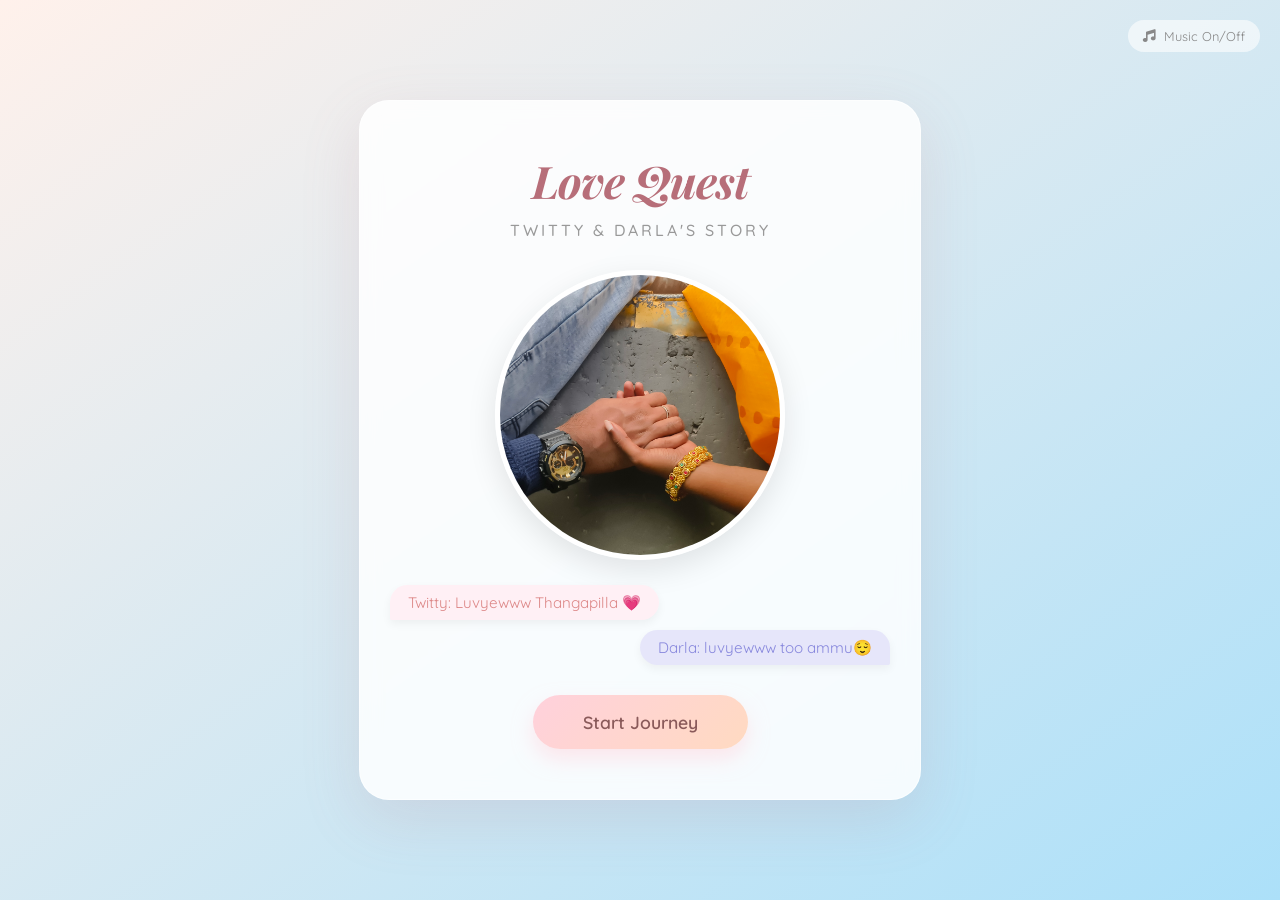
<file: index.html>
<!DOCTYPE html>
<html lang="en">

<head>
    <meta charset="UTF-8">
    <meta name="viewport" content="width=device-width, initial-scale=1.0">
    <title>Twitty & Darla: Love Quest</title>
    <!-- Fonts -->
    <link rel="preconnect" href="https://fonts.googleapis.com">
    <link rel="preconnect" href="https://fonts.gstatic.com" crossorigin>
    <link
        href="https://fonts.googleapis.com/css2?family=Playfair+Display:ital,wght@1,400&family=Quicksand:wght@400;500;600&family=Dancing+Script:wght@500&display=swap"
        rel="stylesheet">
    <link rel="stylesheet" href="https://cdnjs.cloudflare.com/ajax/libs/font-awesome/6.4.0/css/all.min.css">

    <style>
        :root {
            --bg-gradient: linear-gradient(120deg, #fdfbfb 0%, #ebedee 100%);
            /* Soft White Fallback */
            --pastel-pink: #FFD1DC;
            --pastel-peach: #FFDAC1;
            --pastel-lavender: #E6E6FA;
            --rose-gold: #B76E79;
            --text-dark: #6D6D6D;
        }

        body {
            margin: 0;
            padding: 0;
            height: 100vh;
            overflow: hidden;
            font-family: 'Quicksand', sans-serif;
            background: linear-gradient(to bottom right, #FFF1EB, #ACE0F9);
            /* Warm Peach to Soft Blue */
            display: flex;
            justify-content: center;
            align-items: center;
            color: var(--text-dark);
        }

        /* Floating Hearts Background */
        .hearts-bg {
            position: absolute;
            top: 0;
            left: 0;
            width: 100%;
            height: 100%;
            pointer-events: none;
            z-index: 0;
        }

        .heart-particle {
            position: absolute;
            color: rgba(255, 182, 193, 0.4);
            font-size: 1.5rem;
            animation: rise 10s infinite ease-in;
            opacity: 0;
        }

        @keyframes rise {
            0% {
                transform: translateY(110vh) scale(0.8);
                opacity: 0;
            }

            20% {
                opacity: 1;
            }

            80% {
                opacity: 1;
            }

            100% {
                transform: translateY(-10vh) scale(1.5);
                opacity: 0;
            }
        }

        /* Main Card - Soft Glass / Diary Style */
        .love-card {
            position: relative;
            z-index: 10;
            width: 90%;
            max-width: 500px;
            background: rgba(255, 255, 255, 0.85);
            backdrop-filter: blur(10px);
            -webkit-backdrop-filter: blur(10px);
            border-radius: 30px;
            padding: 50px 30px;
            text-align: center;
            box-shadow: 0 20px 60px rgba(183, 110, 121, 0.15);
            /* Soft Rose Shadow */
            border: 1px solid rgba(255, 255, 255, 0.6);
            display: flex;
            flex-direction: column;
            align-items: center;
            animation: cardFloat 6s ease-in-out infinite alternate;
        }

        @keyframes cardFloat {
            from {
                transform: translateY(0);
            }

            to {
                transform: translateY(-10px);
            }
        }

        /* Typography */
        h1 {
            font-family: 'Playfair Display', serif;
            font-style: italic;
            font-size: 2.8rem;
            color: var(--rose-gold);
            margin: 0;
            letter-spacing: -1px;
        }

        h2 {
            font-family: 'Quicksand', sans-serif;
            font-size: 1rem;
            color: #999;
            text-transform: uppercase;
            letter-spacing: 3px;
            margin-top: 10px;
            margin-bottom: 30px;
            font-weight: 500;
        }

        /* Couple Image/GIF - Soft Circular or Rounded */
        .couple-img {
            width: 280px;
            height: 280px;
            border-radius: 50%;
            /* Circle */
            overflow: hidden;
            margin-bottom: 25px;
            box-shadow: 0 10px 30px rgba(0, 0, 0, 0.1);
            border: 5px solid white;
            position: relative;
        }

        .couple-img img {
            width: 100%;
            height: 100%;
            object-fit: cover;
            /* Placeholder: Soft Anime Couple GIF */
            /* Using a Giphy link for "soft anime couple" */
        }

        /* Chat Bubbles */
        .chat-area {
            width: 100%;
            min-height: 80px;
            /* Space for chats */
            display: flex;
            flex-direction: column;
            align-items: center;
            gap: 10px;
            margin-bottom: 30px;
        }

        .bubble {
            background: white;
            padding: 8px 18px;
            border-radius: 20px;
            font-size: 0.95rem;
            color: #777;
            box-shadow: 0 4px 10px rgba(0, 0, 0, 0.05);
            opacity: 0;
            transform: translateY(10px);
            animation: fadeChat 1s forwards;
            max-width: 80%;
        }

        .bubble.twitty {
            align-self: flex-start;
            border-bottom-left-radius: 2px;
            background: #fff0f5;
            color: #d88;
        }

        .bubble.darla {
            align-self: flex-end;
            border-bottom-right-radius: 2px;
            background: #e6e6fa;
            color: #88d;
            animation-delay: 1.5s;
        }

        @keyframes fadeChat {
            to {
                opacity: 1;
                transform: translateY(0);
            }
        }

        /* Start Button */
        .btn-start {
            background: linear-gradient(135deg, #FFD1DC 0%, #FFDAC1 100%);
            border: none;
            padding: 16px 50px;
            border-radius: 50px;
            font-family: 'Quicksand', sans-serif;
            font-weight: 600;
            font-size: 1.1rem;
            color: white;
            /* Or maybe a darker rose gold text */
            color: #8a5a5a;
            cursor: pointer;
            box-shadow: 0 10px 20px rgba(255, 209, 220, 0.5);
            transition: all 0.3s ease;
            text-decoration: none;
        }

        .btn-start:hover {
            transform: translateY(-3px) scale(1.02);
            box-shadow: 0 15px 30px rgba(255, 209, 220, 0.7);
            background: linear-gradient(135deg, #FFDAC1 0%, #FFD1DC 100%);
        }

        /* Music Toggle */
        .music-pill {
            position: absolute;
            top: 20px;
            right: 20px;
            background: rgba(255, 255, 255, 0.6);
            padding: 8px 15px;
            border-radius: 20px;
            cursor: pointer;
            display: flex;
            align-items: center;
            gap: 8px;
            font-size: 0.8rem;
            color: #888;
            transition: 0.3s;
        }

        .music-pill:hover {
            background: white;
        }

        /* Mobile */
        @media(max-width: 600px) {
            .love-card {
                padding: 30px 20px;
                width: 85%;
            }

            h1 {
                font-size: 2.2rem;
            }

            .couple-img {
                width: 220px;
                height: 220px;
            }
        }
    </style>
</head>

<body>

    <audio id="bg-music" loop src="assets/music.mp3"></audio>
    <div class="music-pill" onclick="toggleMusic()">
        <i class="fas fa-music"></i> <span>Music On/Off</span>
    </div>

    <div class="hearts-bg" id="hearts-container"></div>

    <div class="love-card">
        <h1>Love Quest</h1>
        <h2>Twitty & Darla's Story</h2>

        <div class="couple-img">
            <img src="assets/images/index_page/Holding_hands.jpeg" alt="Cute Anime Couple">
        </div>

        <div class="chat-area">
            <div class="bubble twitty">Twitty: Luvyewww Thangapilla 💗</div>
            <div class="bubble darla">Darla: luvyewww too ammu😌</div>
        </div>

        <a class="btn-start" onclick="startGame()">Start Journey</a>
    </div>

    <script src="https://cdn.jsdelivr.net/npm/gsap@3.12.2/dist/gsap.min.js"></script>
    <script>
        // --- Background Hearts ---
        function spawnHearts() {
            const container = document.getElementById('hearts-container');
            const icons = ['💗', '❤️', '💖', '💕', '🤍'];

            for (let i = 0; i < 50; i++) {
                let h = document.createElement('div');
                h.classList.add('heart-particle');
                h.innerText = icons[Math.floor(Math.random() * icons.length)];
                h.style.left = Math.random() * 100 + '%';
                h.style.animationDuration = (Math.random() * 10 + 5) + 's';
                h.style.animationDelay = (Math.random() * 5) + 's';
                h.style.fontSize = (Math.random() * 2 + 1.5) + 'rem';
                container.appendChild(h);
            }
        }
        spawnHearts();

        // --- Music ---
        const music = document.getElementById('bg-music');
        let isPlaying = false;
        function toggleMusic() {
            if (isPlaying) {
                music.pause();
                document.querySelector('.music-pill i').className = 'fas fa-music';
            } else {
                music.play().catch(() => alert("Tap anywhere first!")); // Chrome policy
                document.querySelector('.music-pill i').className = 'fas fa-pause';
            }
            isPlaying = !isPlaying;
        }

        // --- Start ---
        function startGame() {
            sessionStorage.setItem('gameActive', 'true');

            // Play Music on interaction
            const music = document.getElementById('bg-music');
            if (music) {
                music.play().catch(e => console.log("Audio play failed or blocked", e));
                document.querySelector('.music-pill i').className = 'fas fa-pause';
                isPlaying = true;
            }

            // Soft fade out
            gsap.to('.love-card', {
                y: -50,
                opacity: 0,
                duration: 0.8,
                ease: "power2.in",
                onComplete: () => window.location.href = 'level1.html'
            });
        }
    </script>
</body>

</html>
</file>
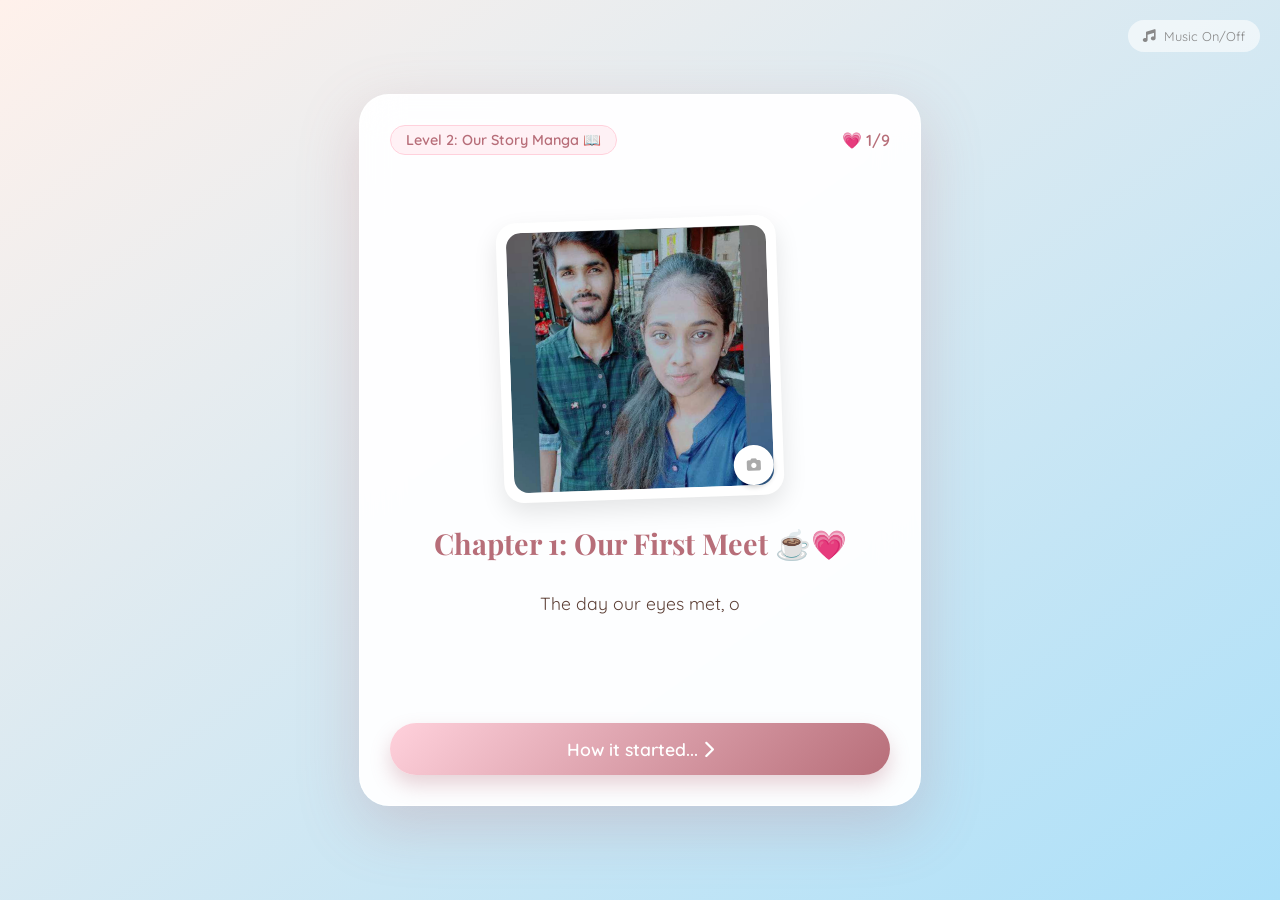
<file: level2.html>
<!DOCTYPE html>
<html lang="en">

<head>
    <meta charset="UTF-8">
    <meta name="viewport" content="width=device-width, initial-scale=1.0">
    <title>Twitty & Darla: Level 2 - Our Story</title>
    <!-- Fonts -->
    <link rel="preconnect" href="https://fonts.googleapis.com">
    <link rel="preconnect" href="https://fonts.gstatic.com" crossorigin>
    <link
        href="https://fonts.googleapis.com/css2?family=Playfair+Display:ital,wght@1,400&family=Quicksand:wght@400;500;600&family=Dancing+Script:wght@500&display=swap"
        rel="stylesheet">
    <link rel="stylesheet" href="https://cdnjs.cloudflare.com/ajax/libs/font-awesome/6.4.0/css/all.min.css">

    <style>
        :root {
            --bg-gradient: linear-gradient(120deg, #fdfbfb 0%, #ebedee 100%);
            /* Soft White Fallback */
            --pastel-pink: #FFD1DC;
            --pastel-peach: #FFDAC1;
            --pastel-lavender: #E6E6FA;
            --rose-gold: #B76E79;
            --text-dark: #6D6D6D;
            --soft-white: rgba(255, 255, 255, 0.95);
        }

        body {
            margin: 0;
            padding: 0;
            height: 100vh;
            overflow: hidden;
            font-family: 'Quicksand', sans-serif;
            background: linear-gradient(to bottom right, #FFF1EB, #ACE0F9);
            display: flex;
            justify-content: center;
            align-items: center;
            color: var(--text-dark);
        }

        /* Floating Hearts Background (Consistent) */
        .hearts-bg {
            position: absolute;
            top: 0;
            left: 0;
            width: 100%;
            height: 100%;
            pointer-events: none;
            z-index: 0;
        }

        .heart-particle {
            position: absolute;
            color: rgba(255, 182, 193, 0.6);
            font-size: 1.5rem;
            animation: rise 10s infinite ease-in;
            opacity: 0;
        }

        @keyframes rise {
            0% {
                transform: translateY(110vh) scale(0.8);
                opacity: 0;
            }

            20% {
                opacity: 1;
            }

            80% {
                opacity: 1;
            }

            100% {
                transform: translateY(-10vh) scale(1.5);
                opacity: 0;
            }
        }

        /* Main Story Card */
        .story-card {
            position: relative;
            z-index: 10;
            width: 90%;
            max-width: 500px;
            min-height: 650px;
            background: var(--soft-white);
            backdrop-filter: blur(20px);
            -webkit-backdrop-filter: blur(20px);
            border-radius: 30px;
            padding: 30px;
            text-align: center;
            box-shadow: 0 20px 60px rgba(183, 110, 121, 0.25);
            border: 1px solid rgba(255, 255, 255, 0.8);
            display: flex;
            flex-direction: column;
            overflow: hidden;
        }

        /* Progress Header */
        .header {
            display: flex;
            justify-content: space-between;
            align-items: center;
            margin-bottom: 20px;
            color: var(--rose-gold);
            font-weight: 600;
        }

        .level-badge {
            background: rgba(255, 209, 220, 0.3);
            padding: 5px 15px;
            border-radius: 20px;
            font-size: 0.9rem;
            border: 1px solid var(--pastel-pink);
        }

        /* Story Slide Container */
        .slide-container {
            flex-grow: 1;
            position: relative;
            display: flex;
            align-items: center;
            justify-content: center;
        }

        .slide {
            position: absolute;
            width: 100%;
            opacity: 0;
            visibility: hidden;
            transform: translateX(50px);
            transition: all 0.6s cubic-bezier(0.4, 0, 0.2, 1);
            display: flex;
            flex-direction: column;
            align-items: center;
        }

        .slide.active {
            opacity: 1;
            visibility: visible;
            transform: translateX(0);
        }

        .slide.exit-left {
            transform: translateX(-50px);
            opacity: 0;
        }

        /* Photo Frame */
        .photo-frame {
            width: 260px;
            height: 260px;
            background: white;
            padding: 10px;
            border-radius: 20px;
            box-shadow: 0 10px 25px rgba(0, 0, 0, 0.1);
            margin-bottom: 25px;
            transform: rotate(-2deg);
            transition: transform 0.3s;
            cursor: pointer;
            position: relative;
            overflow: hidden;
        }

        .photo-frame:hover {
            transform: rotate(0deg) scale(1.02);
            box-shadow: 0 15px 30px rgba(183, 110, 121, 0.2);
        }

        .photo-img {
            width: 100%;
            height: 100%;
            object-fit: cover;
            border-radius: 15px;
            background-color: #fce4ec;
        }

        /* File Input (Hidden) */
        .photo-upload {
            display: none;
        }

        /* Typography */
        .chapter-title {
            font-family: 'Playfair Display', serif;
            font-size: 1.8rem;
            color: var(--rose-gold);
            margin: 0 0 10px 0;
        }

        .story-text {
            font-family: 'Quicksand', sans-serif;
            font-size: 1.1rem;
            color: #5d4037;
            line-height: 1.6;
            margin-bottom: 30px;
            min-height: 60px;
            /* Prevent layout shift */
        }

        /* Next Button */
        .btn-next {
            background: linear-gradient(135deg, #FFD1DC 0%, #B76E79 100%);
            border: none;
            padding: 15px 40px;
            border-radius: 50px;
            font-family: 'Quicksand', sans-serif;
            font-weight: 600;
            font-size: 1.1rem;
            color: white;
            cursor: pointer;
            box-shadow: 0 10px 20px rgba(183, 110, 121, 0.3);
            transition: all 0.3s ease;
            margin-top: auto;
            position: relative;
            overflow: hidden;
        }

        .btn-next:hover {
            transform: translateY(-2px);
            box-shadow: 0 15px 25px rgba(183, 110, 121, 0.4);
            filter: brightness(1.1);
        }

        /* Music Toggle */
        .music-pill {
            position: absolute;
            top: 20px;
            right: 20px;
            background: rgba(255, 255, 255, 0.6);
            padding: 8px 15px;
            border-radius: 20px;
            cursor: pointer;
            display: flex;
            align-items: center;
            gap: 8px;
            font-size: 0.8rem;
            color: #888;
            transition: 0.3s;
            z-index: 50;
        }

        /* Burst Container */
        .burst-container {
            position: absolute;
            top: 0;
            left: 0;
            width: 100%;
            height: 100%;
            pointer-events: none;
            z-index: 100;
        }

        /* Typewriter Cursor */
        .cursor {
            display: inline-block;
            width: 2px;
            height: 1.2em;
            background-color: #5d4037;
            animation: blink 1s infinite;
            vertical-align: middle;
            margin-left: 2px;
        }

        @keyframes blink {

            0%,
            100% {
                opacity: 1;
            }

            50% {
                opacity: 0;
            }
        }

        /* Final Message */
        .final-msg {
            animation: fadeIn 2s ease-in;
        }

        @keyframes fadeIn {
            from {
                opacity: 0;
                transform: translateY(20px);
            }

            to {
                opacity: 1;
                transform: translateY(0);
            }
        }
    </style>
</head>

<body>

    <audio id="bg-music" loop src="assets/music.mp3"></audio>
    <div class="music-pill" onclick="toggleMusic()">
        <i class="fas fa-music"></i> <span>Music On/Off</span>
    </div>

    <div class="hearts-bg" id="hearts-container"></div>
    <div class="burst-container" id="burst-container"></div>

    <div class="story-card">
        <div class="header">
            <div class="level-badge">Level 2: Our Story Manga 📖</div>
            <div class="progress">💗 <span id="current-ch">1</span>/9</div>
        </div>

        <div class="slide-container" id="slide-container">
            <!-- Slides Injected Here -->
        </div>

        <button class="btn-next" id="next-btn" onclick="nextChapter()">
            Next Page <i class="fas fa-chevron-right" style="margin-left:5px;"></i>
        </button>
    </div>

    <script src="https://cdn.jsdelivr.net/npm/gsap@3.12.2/dist/gsap.min.js"></script>
    <script>
        // --- Story Data ---
        const chapters = [
            {
                title: "Chapter 1: Our First Meet ☕💗",
                text: "The day our eyes met, our story quietly began…",
                imgPlaceholder: "assets/images/level2/first_meet.jpeg",
                btnText: "How it started..."
            },
            {
                title: "Chapter 2: Love Blossomed 🌸",
                text: "Somewhere between talks and smiles, love found us.",
                imgPlaceholder: "assets/images/level2/mirror_pic.jpeg",
                btnText: "And then..."
            },
            {
                title: "Chapter 3: Happy Roams 🌍😄",
                text: "Every place felt special when we were together.",
                imgPlaceholder: "assets/images/level2/happy_roams.jpeg",
                btnText: "Adventures..."
            },
            {
                title: "Chapter 4: The Break 💔",
                text: "Distance tested us, but never broke our bond.",
                imgPlaceholder: "assets/images/level2/cosy.jpeg",
                btnText: "We held on..."
            },
            {
                title: "Chapter 5: Missing You 🥺💞",
                text: "Every day apart made me love you more.",
                imgPlaceholder: "assets/images/level2/shy's.jpeg",
                btnText: "Longing..."
            },
            {
                title: "Chapter 6: Rebonding 🔗❤️",
                text: "We found our way back… stronger than ever.",
                imgPlaceholder: "assets/images/level2/hugs.jpeg",
                btnText: "Reunited..."
            },
            {
                title: "Chapter 7: Understanding & Struggles 🤍",
                text: "We learned to listen, grow, and hold on.",
                imgPlaceholder: "assets/images/level2/candid.jpeg",
                btnText: "Growing..."
            },
            {
                title: "Chapter 8: Closeness & Trust 🫶✨",
                text: "You became my safe place.",
                imgPlaceholder: "assets/images/level2/pizza_date.jpeg",
                btnText: "My home..."
            },
            {
                title: "Chapter 9: Together Forever 💍💖",
                text: "Every lifetime, every version of me chooses you.",
                imgPlaceholder: "assets/images/level2/temple.jpeg",
                btnText: "Forever..."
            }
        ];

        let currentIdx = 0;
        let isTyping = false;

        document.addEventListener('DOMContentLoaded', () => {
            spawnHearts();
            renderSlides();
            // Check music state
            if (sessionStorage.getItem('gameActive') === 'true') {
                const music = document.getElementById('bg-music');
                music.play().catch(() => { });
            }
        });

        function renderSlides() {
            const container = document.getElementById('slide-container');
            container.innerHTML = ''; // Clear

            chapters.forEach((ch, index) => {
                const isActive = index === 0 ? 'active' : '';
                const slide = document.createElement('div');
                slide.className = `slide ${isActive}`;
                slide.id = `slide-${index}`;

                // Allow user to click image to change it (using hidden file input)
                slide.innerHTML = `
                    <div class="photo-frame" onclick="triggerUpload(${index})">
                        <img src="${ch.imgPlaceholder}" 
                             onerror="this.src='https://images.unsplash.com/photo-1522673607200-1645062cd958?ixlib=rb-4.0.3&auto=format&fit=crop&w=500&q=60'" 
                             id="img-${index}" class="photo-img" alt="Story Photo">
                             
                        <input type="file" id="upload-${index}" class="photo-upload" accept="image/*" onchange="previewImage(this, ${index})">
                        
                        <div style="position:absolute; bottom:10px; right:10px; background:white; padding:5px; border-radius:50%; width:30px; height:30px; display:flex; align-items:center; justify-content:center; box-shadow:0 2px 5px rgba(0,0,0,0.2);">
                             <i class="fas fa-camera" style="font-size:14px; color:#aaa;"></i>
                        </div>
                    </div>
                    <h2 class="chapter-title">${ch.title}</h2>
                    <p class="story-text" id="text-${index}"></p> 
                `;
                container.appendChild(slide);
            });

            // Start Typing Effect for first slide
            typeWriter(0);
            updateButton(0);
        }

        function triggerUpload(index) {
            document.getElementById(`upload-${index}`).click();
        }

        function previewImage(input, index) {
            if (input.files && input.files[0]) {
                const reader = new FileReader();
                reader.onload = function (e) {
                    document.getElementById(`img-${index}`).src = e.target.result;
                }
                reader.readAsDataURL(input.files[0]);
            }
        }

        function typeWriter(index) {
            const textElement = document.getElementById(`text-${index}`);
            const text = chapters[index].text;
            textElement.innerHTML = ''; // Clear
            let i = 0;
            isTyping = true;

            function type() {
                if (i < text.length) {
                    textElement.innerHTML += text.charAt(i);
                    i++;
                    setTimeout(type, 50); // Typing speed
                } else {
                    isTyping = false;
                }
            }
            type();
        }

        function updateButton(index) {
            const btn = document.getElementById('next-btn');
            if (index < chapters.length) {
                btn.innerHTML = `${chapters[index].btnText} <i class="fas fa-chevron-right"></i>`;
            }
        }

        function nextChapter() {
            if (isTyping) {
                // Instant finish typing if clicked during typing
                const textElement = document.getElementById(`text-${currentIdx}`);
                textElement.innerHTML = chapters[currentIdx].text;
                isTyping = false;
                return;
            };

            spawnBurst(); // Effect

            const currentSlide = document.getElementById(`slide-${currentIdx}`);

            if (currentIdx < chapters.length - 1) {
                // Animate Out
                gsap.to(currentSlide, {
                    x: -50,
                    opacity: 0,
                    duration: 0.5,
                    onComplete: () => {
                        currentSlide.classList.remove('active');
                        // currentSlide.style.transform = 'translateX(50px)'; // Reset pos for reuse logic if needed

                        currentIdx++;
                        const nextSlide = document.getElementById(`slide-${currentIdx}`);
                        nextSlide.classList.add('active');

                        // Update Progress
                        document.getElementById('current-ch').innerText = currentIdx + 1;

                        // Animate In
                        gsap.fromTo(nextSlide,
                            { x: 50, opacity: 0 },
                            { x: 0, opacity: 1, duration: 0.5 }
                        );

                        // Start Typing
                        typeWriter(currentIdx);
                        updateButton(currentIdx);
                    }
                });
            } else {
                finishLevel();
            }
        }

        function finishLevel() {
            const container = document.querySelector('.story-card');
            container.innerHTML = `
                <div class="final-msg" style="text-align:center; padding: 20px; animation: fadeIn 1s ease-out;">
                     <h1 style="font-family: 'Dancing Script', cursive; font-size: 3rem; color: var(--rose-gold); margin-bottom: 20px;">9 Chapters. 9 Years.</h1>
                     <h2 style="font-family: 'Quicksand', sans-serif; font-size: 1.5rem; color: #5d4037; font-weight:normal; margin-bottom: 30px;">One Forever. 💗</h2>
                     
                     <div style="font-size: 4rem; margin-bottom: 40px; animation: float 3s infinite ease-in-out;">💍</div>
                     
                     <button class="btn-next" onclick="goToLevel3()">Continue Journey <i class="fas fa-arrow-right"></i></button>
                </div>
                <style>
                    @keyframes float {
                        0% { transform: translateY(0px); }
                        50% { transform: translateY(-15px); }
                        100% { transform: translateY(0px); }
                    }
                </style>
             `;

            // Confetti
            for (let i = 0; i < 5; i++) {
                setTimeout(() => {
                    spawnBurst();
                    // create random burst positions
                    const b = document.createElement('div');
                    // ... simplicity: reuse spawnBurst logic at center
                }, i * 200);
            }
        }

        function goToLevel3() {
            gsap.to('.story-card', {
                y: -50,
                opacity: 0,
                duration: 0.8,
                onComplete: () => window.location.href = 'level3.html'
            });
        }

        // --- Effects ---
        function spawnHearts() {
            const container = document.getElementById('hearts-container');
            const icons = ['💗', '❤️', '💖', '💕', '🤍'];

            for (let i = 0; i < 40; i++) {
                let h = document.createElement('div');
                h.classList.add('heart-particle');
                h.innerText = icons[Math.floor(Math.random() * icons.length)];
                h.style.left = Math.random() * 100 + '%';
                h.style.animationDuration = (Math.random() * 10 + 5) + 's';
                h.style.animationDelay = (Math.random() * 5) + 's';
                h.style.fontSize = (Math.random() * 2 + 1.5) + 'rem';
                container.appendChild(h);
            }
        }

        function spawnBurst() {
            const container = document.getElementById('burst-container');
            const icons = ['✨', '🌸', '💫'];
            const rect = document.querySelector('.btn-next').getBoundingClientRect();

            for (let i = 0; i < 10; i++) {
                let p = document.createElement('div');
                p.innerText = icons[Math.floor(Math.random() * icons.length)];
                p.style.position = 'absolute';
                p.style.left = (rect.left + rect.width / 2) + 'px';
                p.style.top = (rect.top + rect.height / 2) + 'px';
                p.style.fontSize = '1.2rem';
                p.style.pointerEvents = 'none';
                container.appendChild(p);

                gsap.to(p, {
                    x: (Math.random() - 0.5) * 200,
                    y: (Math.random() - 1) * 200, // Move up mostly
                    opacity: 0,
                    duration: 1,
                    onComplete: () => p.remove()
                });
            }
        }

        // --- Music ---
        const music = document.getElementById('bg-music');
        let isPlaying = false;
        function toggleMusic() {
            if (isPlaying) {
                music.pause();
                document.querySelector('.music-pill i').className = 'fas fa-music';
            } else {
                music.play().catch(() => alert("Tap anywhere first!"));
                document.querySelector('.music-pill i').className = 'fas fa-pause';
            }
            isPlaying = !isPlaying;
        }

    </script>
</body>

</html>
</file>
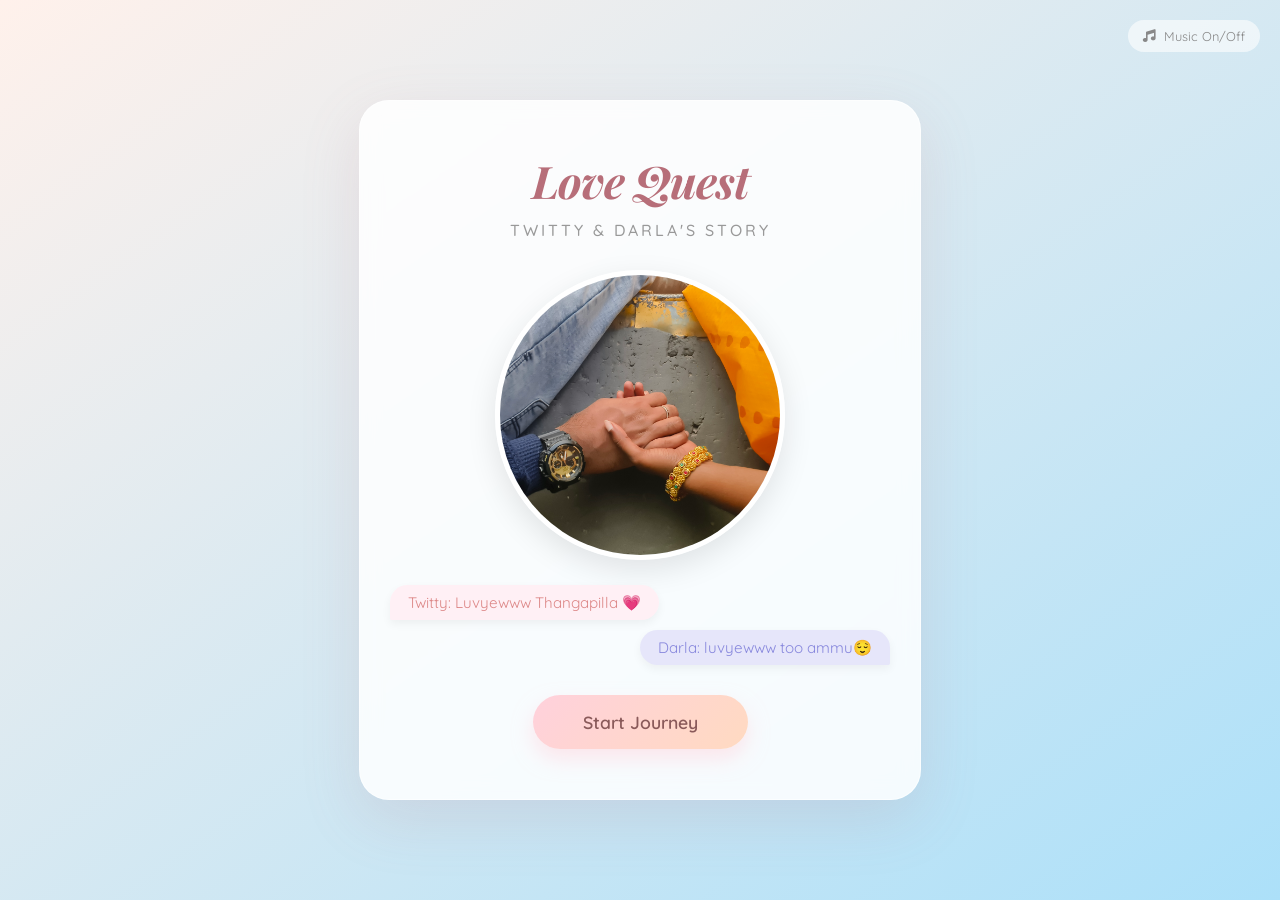
<file: level5.html>
<!DOCTYPE html>
<html lang="en">

<head>
    <meta charset="UTF-8">
    <meta name="viewport" content="width=device-width, initial-scale=1.0">
    <title>Twitty & Darla: Level 5</title>
    <link rel="stylesheet" href="style.css">
    <style>
        .letter-container {
            width: 100%;
            height: 60vh;
            overflow-y: auto;
            background: #fffcf0;
            padding: 30px;
            border-radius: 10px;
            font-family: 'Courier New', monospace;
            box-shadow: inset 0 0 20px rgba(0, 0, 0, 0.05);
            text-align: left;
        }

        .type-cursor {
            animation: blink 1s infinite;
        }

        @keyframes blink {
            0% {
                opacity: 0;
            }

            50% {
                opacity: 1;
            }

            100% {
                opacity: 0;
            }
        }
    </style>
</head>

<body>

    <div class="level-badge">Level 5: The Message ✉️</div>

    <div class="game-container fade-in">
        <div class="letter-container" id="letter"></div>
        <button id="next-btn" class="btn-game hidden" onclick="finishGame()">Boss Level! 💍</button>
    </div>

    <script>
        const message = "My Dearest Darla,\n\nWe've played this game of life together for 9 incredible years.\nFrom our silly first messages to our biggest dreams, every level with you has been my favorite.\n\nBut there is one final quest remaining...\n\nAre you ready?\n\nLove,\nTwitty ❤️";
        const speed = 50;
        const el = document.getElementById('letter');
        let i = 0;

        function typeWriter() {
            if (i < message.length) {
                const char = message.charAt(i);
                el.innerHTML += char === '\n' ? '<br>' : char;
                i++;
                // Auto scroll
                el.scrollTop = el.scrollHeight;
                setTimeout(typeWriter, speed);
            } else {
                document.getElementById('next-btn').classList.remove('hidden');
            }
        }

        window.onload = typeWriter;

        function finishGame() {
            window.location.href = 'final.html';
        }

        if (!sessionStorage.getItem('gameActive')) window.location.href = 'index.html';
    </script>
</body>

</html>
</file>
<file: style.css>
/* Game Theme & Global Styles */
@import url('https://fonts.googleapis.com/css2?family=Fredoka+One&family=Nunito:wght@400;700&family=Press+Start+2P&display=swap');

:root {
    --bg-color: #FFF0F5;
    /* Lavender Blush */
    --primary: #FF69B4;
    /* Hot Pink */
    --secondary: #FFB6C1;
    /* Light Pink */
    --accent: #9370DB;
    /* Medium Purple */
    --text: #4A4A4A;
    --white: #FFFFFF;
    --shadow: 0 8px 0 rgba(0, 0, 0, 0.1);
    --btn-shadow: 0 6px 0 #DDA0DD;
}

* {
    margin: 0;
    padding: 0;
    box-sizing: border-box;
    user-select: none;
    /* Game feel */
}

body {
    background-color: var(--bg-color);
    font-family: 'Nunito', sans-serif;
    color: var(--text);
    overflow: hidden;
    /* No scrolling, full screen game */
    height: 100vh;
    display: flex;
    justify-content: center;
    align-items: center;
    position: relative;
    background-image: radial-gradient(#ffe4e1 1px, transparent 1px);
    background-size: 20px 20px;
}

/* UI Containers */
.game-container {
    width: 100%;
    max-width: 500px;
    /* Mobile game feel */
    height: 90vh;
    background: var(--white);
    border-radius: 30px;
    box-shadow: 0 20px 50px rgba(0, 0, 0, 0.1), 0 0 0 10px rgba(255, 255, 255, 0.4);
    position: relative;
    overflow: hidden;
    display: flex;
    flex-direction: column;
    padding: 20px;
    text-align: center;
}

/* Typography */
h1,
h2,
h3 {
    font-family: 'Fredoka One', cursive;
    color: var(--primary);
    text-shadow: 2px 2px 0 rgba(0, 0, 0, 0.05);
}

h1 {
    font-size: 2.5rem;
    margin-bottom: 10px;
}

h2 {
    font-size: 1.8rem;
    margin-bottom: 20px;
}

p {
    font-size: 1.1rem;
    line-height: 1.6;
    margin-bottom: 20px;
}

/* Buttons & Interactables */
.btn-game {
    background: var(--primary);
    color: white;
    border: none;
    padding: 15px 30px;
    font-family: 'Fredoka One', cursive;
    font-size: 1.2rem;
    border-radius: 50px;
    cursor: pointer;
    box-shadow: var(--btn-shadow);
    transition: transform 0.1s, box-shadow 0.1s;
    margin-top: auto;
    margin-bottom: 20px;
    display: inline-block;
    text-decoration: none;
}

.btn-game:active {
    transform: translateY(6px);
    box-shadow: 0 0 0 #DDA0DD;
}

.btn-game:disabled {
    background: #ccc;
    box-shadow: 0 6px 0 #999;
    cursor: not-allowed;
}

/* Level Indicator */
.level-badge {
    position: absolute;
    top: 20px;
    left: 20px;
    background: var(--accent);
    color: white;
    padding: 5px 15px;
    border-radius: 20px;
    font-family: 'Fredoka One', cursive;
    font-size: 0.8rem;
    z-index: 10;
}

/* Progress Bar */
.progress-container {
    width: 100%;
    height: 10px;
    background: #eee;
    border-radius: 5px;
    margin-bottom: 20px;
    overflow: hidden;
}

.progress-fill {
    height: 100%;
    background: var(--primary);
    width: 0%;
    transition: width 0.5s ease;
}

/* Animations */
.fade-in {
    animation: fadeIn 0.8s ease-out;
}

.pop-in {
    animation: popIn 0.5s cubic-bezier(0.175, 0.885, 0.32, 1.275);
}

@keyframes fadeIn {
    from {
        opacity: 0;
    }

    to {
        opacity: 1;
    }
}

@keyframes popIn {
    from {
        transform: scale(0.5);
        opacity: 0;
    }

    to {
        transform: scale(1);
        opacity: 1;
    }
}

/* Specific Modules */

/* Question Cards */
.question-box {
    background: var(--bg-color);
    padding: 20px;
    border-radius: 20px;
    margin: 20px 0;
    box-shadow: inset 0 0 10px rgba(0, 0, 0, 0.05);
}

.options {
    display: flex;
    flex-direction: column;
    gap: 10px;
}

.option-btn {
    background: white;
    border: 2px solid var(--secondary);
    padding: 12px;
    border-radius: 15px;
    font-weight: bold;
    cursor: pointer;
    transition: 0.2s;
}

.option-btn:hover {
    background: var(--secondary);
    color: white;
}

/* Story Board */
.story-slide {
    display: none;
    height: 100%;
    flex-direction: column;
    justify-content: center;
}

.story-slide.active {
    display: flex;
    animation: fadeIn 0.5s;
}

.story-img {
    width: 100%;
    height: 200px;
    object-fit: contain;
    margin-bottom: 20px;
    border-radius: 10px;
}

/* Timeline */
.timeline-item {
    background: white;
    padding: 15px;
    margin: 10px 0;
    border-radius: 15px;
    border-left: 5px solid var(--primary);
    text-align: left;
    cursor: pointer;
    transition: 0.3s;
    opacity: 0.6;
}

.timeline-item.unlocked {
    opacity: 1;
    transform: scale(1.02);
    box-shadow: 0 5px 15px rgba(0, 0, 0, 0.1);
}

.timeline-item.locked {
    filter: grayscale(1);
    pointer-events: none;
}

/* Gallery */
.gallery-grid {
    display: grid;
    grid-template-columns: 1fr 1fr;
    gap: 10px;
}

.photo-card {
    background: white;
    padding: 5px;
    border-radius: 10px;
    position: relative;
    cursor: pointer;
    height: 120px;
}

.photo-card img {
    width: 100%;
    height: 100%;
    object-fit: cover;
    border-radius: 5px;
    opacity: 0;
    transition: 0.5s;
}

.photo-card.revealed img {
    opacity: 1;
}

.photo-card::after {
    content: '🔒';
    position: absolute;
    top: 50%;
    left: 50%;
    transform: translate(-50%, -50%);
    font-size: 2rem;
}

.photo-card.revealed::after {
    display: none;
}

/* Letter */
.letter-content {
    text-align: left;
    padding: 20px;
    background: #fffcf0;
    border-radius: 5px;
    font-family: 'Courier New', monospace;
    box-shadow: 0 2px 5px rgba(0, 0, 0, 0.1);
    height: 60%;
    overflow-y: auto;
}

/* Floating Hearts */
.floating-heart {
    position: absolute;
    color: var(--primary);
    animation: floatUp 4s linear infinite;
    opacity: 0.7;
    pointer-events: none;
}

@keyframes floatUp {
    0% {
        transform: translateY(100vh) scale(0.5);
        opacity: 1;
    }

    100% {
        transform: translateY(-10vh) scale(1.2);
        opacity: 0;
    }
}

/* Mobile Responsive */
@media (max-width: 600px) {
    .game-container {
        height: 100vh;
        border-radius: 0;
    }
}
</file>
